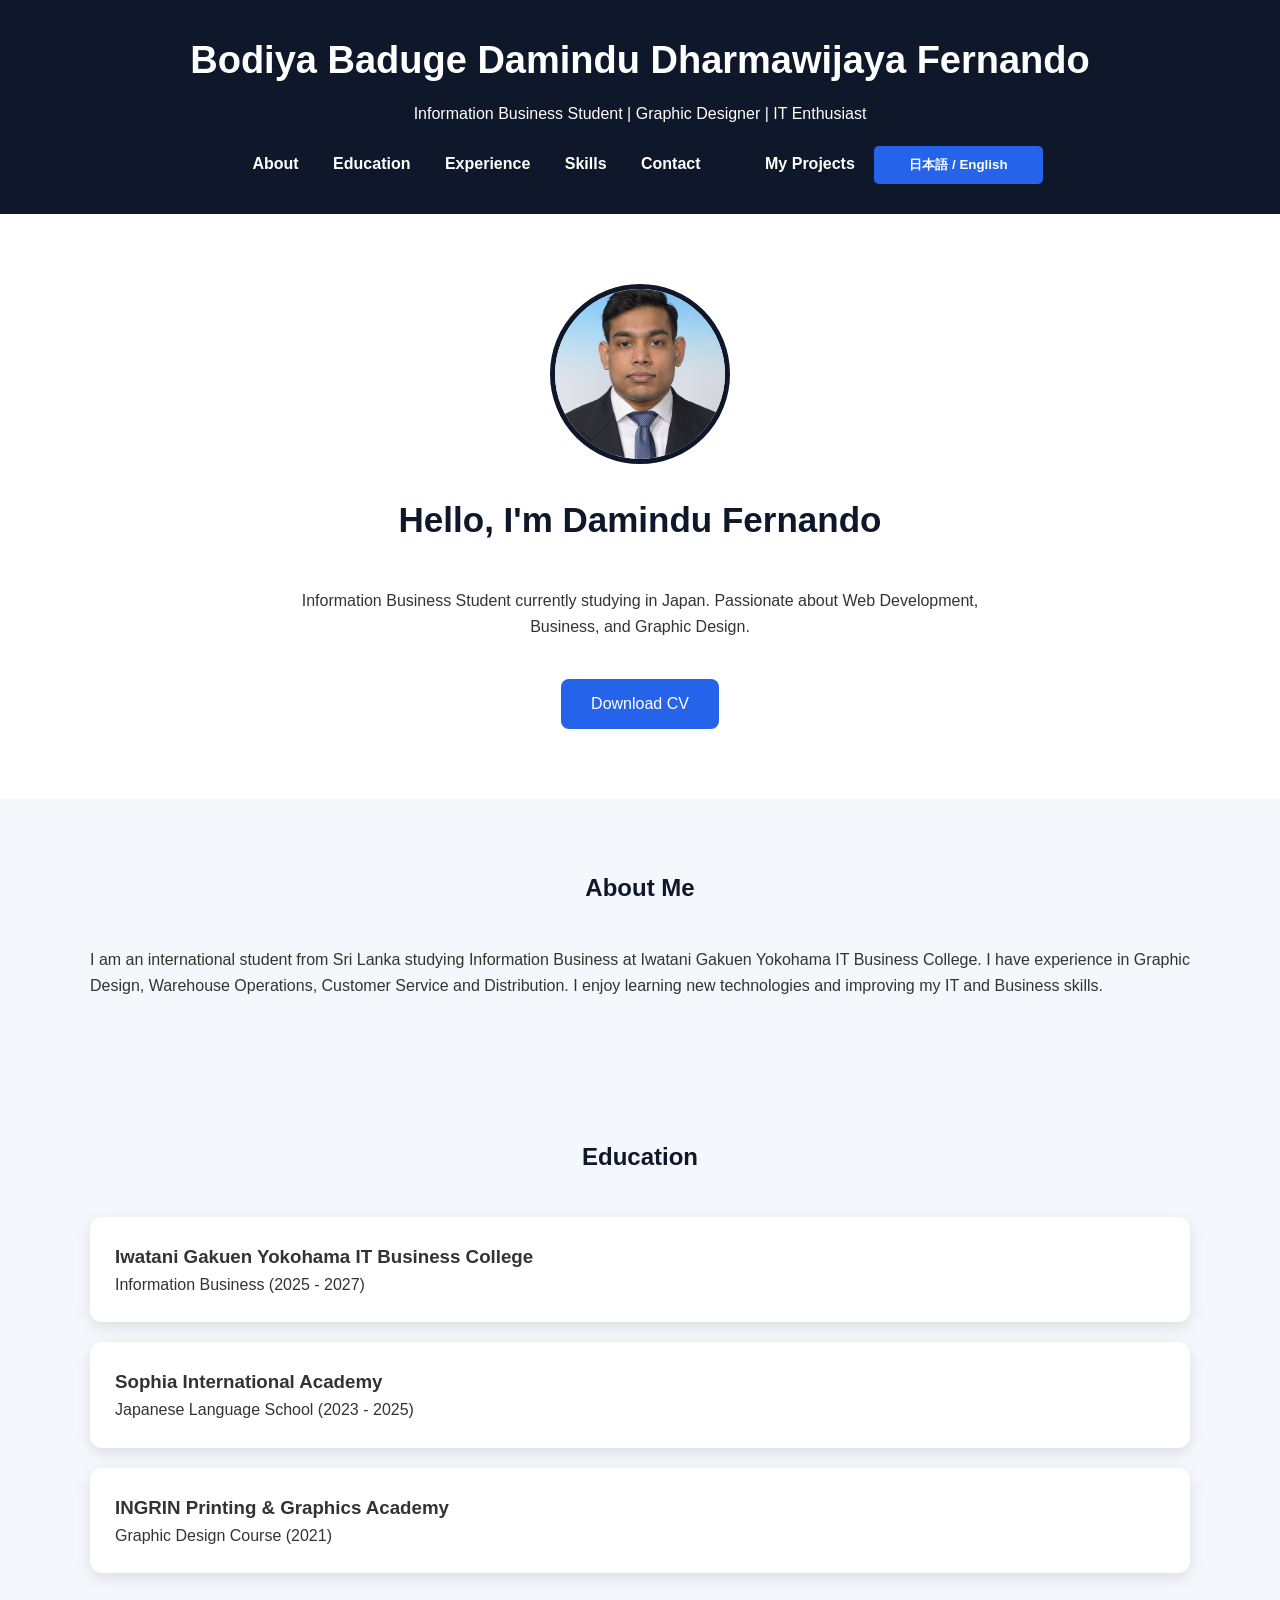
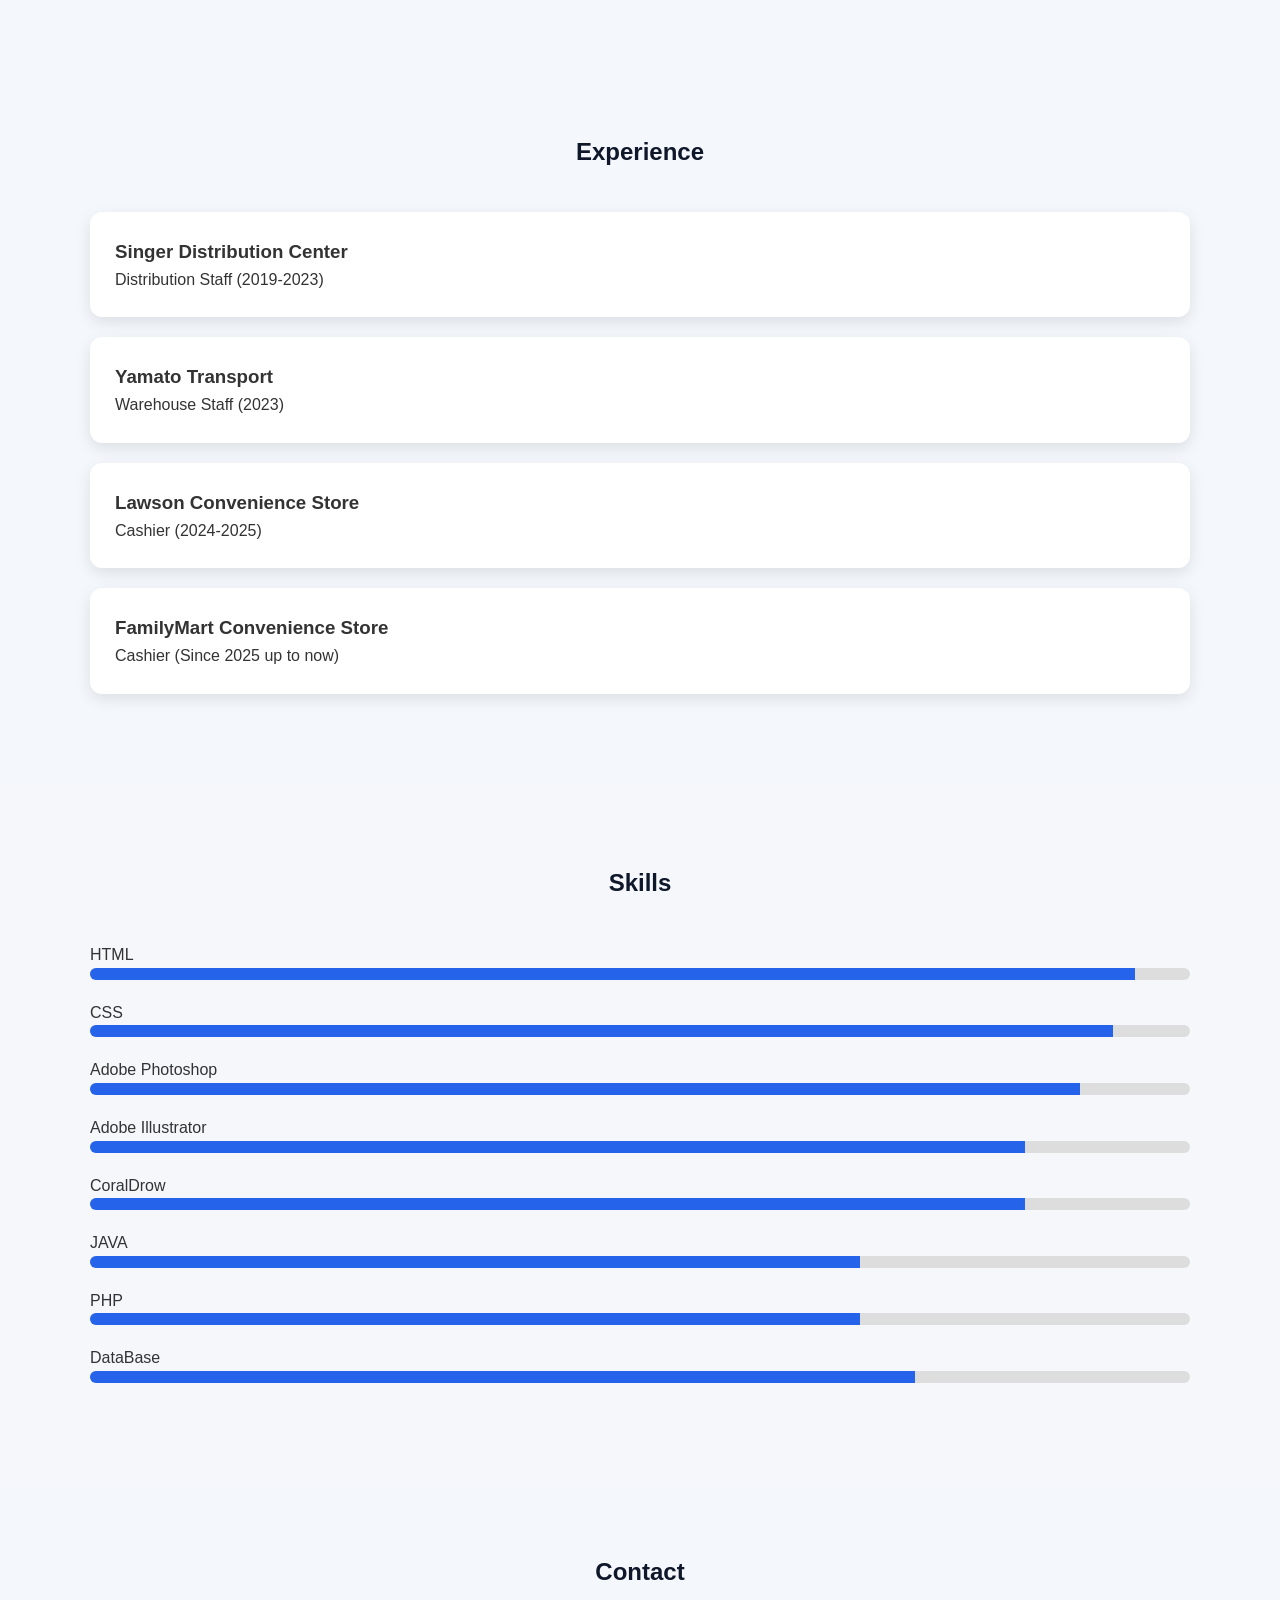
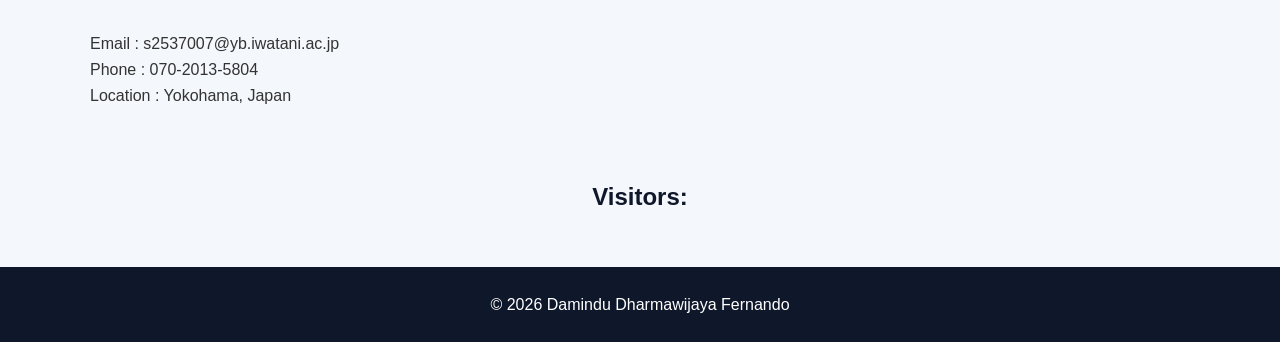
<file: index.html>
<!DOCTYPE html>
<html lang="en">
<head>
<meta charset="UTF-8">
<meta name="viewport" content="width=device-width, initial-scale=1.0">
<title>Damindu Fernando | Portfolio</title>
<link rel="stylesheet" href="style.css">
</head>
<body>

<header>
    <div class="container">
        <h1>Bodiya Baduge Damindu Dharmawijaya Fernando</h1>
        <p>Information Business Student | Graphic Designer | IT Enthusiast</p>

        <nav>
            <a href="#about">About</a>
            <a href="#education">Education</a>
            <a href="#experience">Experience</a>
            <a href="#skills">Skills</a>
            <a href="#contact">Contact</a>
		<a href="#My Projects"><a href="skills.html" target="_blank">My Projects </a></a>

<button onclick="changeLanguage()"><a href="indexjp.html">日本語 / English</a>


   
</button>
        </nav>
    </div>
</header>

<section class="hero">
    <img src="images/profile.jpg" alt="Profile">

    <h2>Hello, I'm Damindu Fernando</h2>

    <p>
        Information Business Student currently studying in Japan.
        Passionate about Web Development, Business, and Graphic Design.
    </p>

    <a href="document/cv.xlsx" class="btn">Download CV</a>
</section>

<section id="about">
<div class="container">
<h2>About Me</h2>

<p>
I am an international student from Sri Lanka studying Information Business
at Iwatani Gakuen Yokohama IT Business College.

I have experience in Graphic Design, Warehouse Operations,
Customer Service and Distribution.

I enjoy learning new technologies and improving my IT and Business skills.
</p>

</div>
</section>

<section id="education">

<div class="container">

<h2>Education</h2>

<div class="card">
<h3>Iwatani Gakuen Yokohama IT Business College</h3>
<p>Information Business (2025 - 2027)</p>
</div>

<div class="card">
<h3>Sophia International Academy</h3>
<p>Japanese Language School (2023 - 2025)</p>
</div>

<div class="card">
<h3>INGRIN Printing & Graphics Academy</h3>
<p>Graphic Design Course (2021)</p>
</div>

</div>

</section>

<section id="experience">

<div class="container">

<h2>Experience</h2>

<div class="card">
<h3>Singer Distribution Center</h3>
<p>Distribution Staff (2019-2023)</p>
</div>

<div class="card">
<h3>Yamato Transport</h3>
<p>Warehouse Staff (2023)</p>
</div>

<div class="card">
<h3>Lawson Convenience Store</h3>
<p>Cashier (2024-2025)</p>
</div>

<div class="card">
<h3>FamilyMart Convenience Store</h3>
<p>Cashier (Since 2025 up to now)</p>
</div>



</div>

</section>

<section id="skills">

<div class="container">

<h2>Skills</h2>

<div class="skill">
<p>HTML</p>
<div class="bar"><span style="width:95%"></span></div>
</div>

<div class="skill">
<p>CSS</p>
<div class="bar"><span style="width:93%"></span></div>
</div>

<div class="skill">
<p>Adobe Photoshop</p>
<div class="bar"><span style="width:90%"></span></div>
</div>

<div class="skill">
<p>Adobe Illustrator</p>
<div class="bar"><span style="width:85%"></span></div>
</div>

<div class="skill">
<p>CoralDrow</p>
<div class="bar"><span style="width:85%"></span></div>
</div>

<div class="skill">
<p>JAVA</p>
<div class="bar"><span style="width:70%"></span></div>
</div>

<div class="skill">
<p>PHP</p>
<div class="bar"><span style="width:70%"></span></div>
</div>

<div class="skill">
<p>DataBase</p>
<div class="bar"><span style="width:75%"></span></div>
</div>

</div>


</section>

<section id="contact">

<div class="container">

<h2>Contact</h2>

<p>Email : s2537007@yb.iwatani.ac.jp</p>
<p>Phone : 070-2013-5804</p>
<p>Location : Yokohama, Japan</p>

</div>

</section>

<h2>Visitors: <span id="count"></span></h2>

<script>
    // Unique namespace + key (oya site name ekata adala widiyata denna)
    const url = "https://api.countapi.xyz/hit/mypage123/visitors";

    fetch(url)
        .then(response => response.json())
        .then(data => {
            document.getElementById("count").innerText = data.value;
        });
</script>

<footer>

<p>© 2026 Damindu Dharmawijaya Fernando</p>

</footer>

</body>
</html>
</file>
<file: style.css>
*{
margin:0;
padding:0;
box-sizing:border-box;
font-family:Arial, sans-serif;
}

body{
background:#f4f7fb;
color:#333;
line-height:1.6;
}

.container{
width:90%;
max-width:1100px;
margin:auto;
}

header{
background:#0f172a;
color:white;
padding:30px 0;
text-align:center;
}

header h1{
font-size:38px;
}

header p{
margin:10px 0;
}

nav{
margin-top:20px;
}

nav a{
color:white;
text-decoration:none;
margin:0 15px;
font-weight:bold;
}

nav a:hover{
color:#38bdf8;
}

.hero{
padding:70px 20px;
text-align:center;
background:white;
}

.hero img{
width:180px;
height:180px;
border-radius:50%;
object-fit:cover;
border:5px solid #0f172a;
}

.hero h2{
margin-top:20px;
font-size:35px;
}

.hero p{
margin:20px auto;
max-width:700px;
}

.btn{
display:inline-block;
padding:12px 30px;
background:#2563eb;
color:white;
text-decoration:none;
border-radius:8px;
margin-top:20px;
}

.btn:hover{
background:#1d4ed8;
}

section{
padding:70px 0;
}

h2{
text-align:center;
margin-bottom:40px;
color:#0f172a;
}

.card{
background:white;
padding:25px;
margin:20px 0;
border-radius:12px;
box-shadow:0 5px 15px rgba(0,0,0,.1);
}

.card:hover{
transform:translateY(-5px);
transition:.3s;
}

.skill{
margin:20px 0;
}

.bar{
background:#ddd;
height:12px;
border-radius:10px;
overflow:hidden;
}

.bar span{
display:block;
height:100%;
background:#2563eb;
}

footer{
background:#0f172a;
color:white;
text-align:center;
padding:25px;
margin-top:50px;
}

@media(max-width:768px){

header h1{
font-size:28px;
}

.hero h2{
font-size:28px;
}

nav a{
display:block;
margin:10px 0;
}

.hero img{
width:140px;
height:140px;
}

}


#skills{
    background:#f5f7fb;
    padding:80px 0;
}

.section-title{
    text-align:center;
    font-size:2.2rem;
    margin-bottom:50px;
    color:#222;
}

.skills-grid{
    display:grid;
    grid-template-columns:repeat(auto-fit,minmax(320px,1fr));
    gap:25px;
}

.skill-card{
    background:#fff;
    padding:20px;
    border-radius:15px;
    box-shadow:0 8px 20px rgba(0,0,0,.08);
    transition:.3s;
}

.skill-card:hover{
    transform:translateY(-8px);
}

.skill-header{
    display:flex;
    justify-content:space-between;
    margin-bottom:12px;
    font-weight:600;
}

.progress{
    height:10px;
    background:#ddd;
    border-radius:30px;
    overflow:hidden;
}

.progress-bar{
    height:100%;
    background:linear-gradient(90deg,#00bcd4,#3f51b5);
    border-radius:30px;
}

.responsive-img{
    max-width: 100%;
    height: auto;
    display: block;
    margin: 0 auto;   /* Center */
}



button{
padding:10px 20px;
background:#2563EB;
border:none;
color:white;
border-radius:5px;
cursor:pointer;
justify-content: flex-end;
}
</file>
